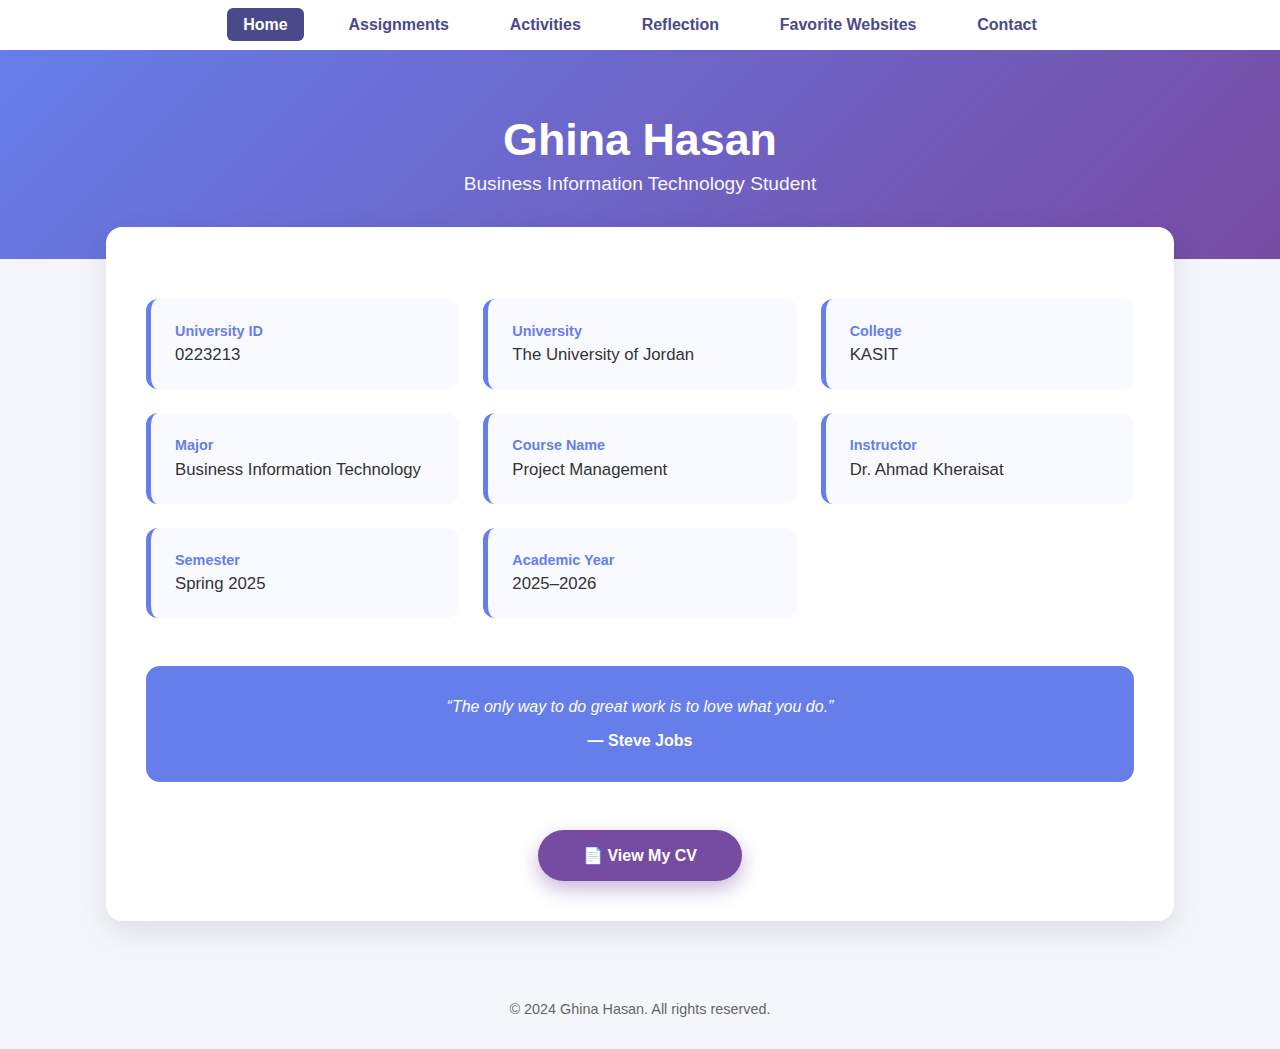
<file: index.html>
<!DOCTYPE html>
<html lang="en">
<head>
<meta charset="UTF-8">
<meta name="viewport" content="width=device-width, initial-scale=1.0">
<title>Ghina Portfolio | Home</title>

<style>
*{
    margin:0;
    padding:0;
    box-sizing:border-box;
}

body{
    font-family: "Segoe UI", Tahoma, Geneva, Verdana, sans-serif;
    background:#f4f6fb;
    color:#333;
}

/* NAVBAR */
nav{
    background:#ffffff;
    padding:1rem 2rem;
    box-shadow:0 4px 15px rgba(0,0,0,0.08);
}

nav ul{
    list-style:none;
    display:flex;
    justify-content:center;
    gap:1.8rem;
    flex-wrap:wrap;
}

nav a{
    text-decoration:none;
    color:#4a4a8a;
    font-weight:600;
    padding:0.5rem 1rem;
    border-radius:6px;
}

nav a:hover,
nav a.active{
    background:#4a4a8a;
    color:white;
}

/* HERO */
.hero{
    background:linear-gradient(135deg,#667eea,#764ba2);
    color:white;
    padding:4rem 1rem;
    text-align:center;
}

.hero h1{
    font-size:2.8rem;
    margin-bottom:0.5rem;
}

.hero p{
    font-size:1.2rem;
    opacity:0.95;
}

/* MAIN CONTAINER */
.container{
    max-width:1100px;
    margin:0 auto;
    padding:3rem 1rem;
}

/* PROFILE CARD */
.profile-card{
    background:white;
    border-radius:16px;
    padding:2.5rem;
    box-shadow:0 10px 30px rgba(0,0,0,0.1);
    margin-top:-80px;
}

/* INFO GRID */
.info-grid{
    display:grid;
    grid-template-columns:repeat(auto-fit,minmax(250px,1fr));
    gap:1.5rem;
    margin-top:2rem;
}

.info-item{
    background:#f9faff;
    padding:1.5rem;
    border-radius:12px;
    border-left:5px solid #667eea;
}

.info-item strong{
    display:block;
    color:#667eea;
    font-size:0.9rem;
    margin-bottom:0.4rem;
}

.info-item span{
    font-size:1.05rem;
    font-weight:500;
}

/* QUOTE */
.quote{
    margin-top:3rem;
    background:#667eea;
    color:white;
    padding:2rem;
    border-radius:14px;
    text-align:center;
    font-style:italic;
}

.quote-author{
    margin-top:1rem;
    font-weight:600;
    font-style:normal;
}

/* CV BUTTON */
.cv-section{
    text-align:center;
    margin-top:3rem;
}

.cv-btn{
    display:inline-block;
    background:#764ba2;
    color:white;
    padding:1rem 2.8rem;
    border-radius:40px;
    text-decoration:none;
    font-weight:600;
    box-shadow:0 8px 20px rgba(118,75,162,0.4);
}

.cv-btn:hover{
    background:#5e3a87;
}

/* FOOTER */
footer{
    text-align:center;
    padding:2rem;
    color:#666;
    font-size:0.9rem;
}

/* RESPONSIVE */
@media(max-width:768px){
    .hero h1{
        font-size:2.2rem;
    }
}
</style>
</head>

<body>

<nav>
<ul>
<li><a href="index.html" class="active">Home</a></li>
<li><a href="assignments.html">Assignments</a></li>
<li><a href="activities.html">Activities</a></li>
<li><a href="reflection.html">Reflection</a></li>
<li><a href="websites.html">Favorite Websites</a></li>
<li><a href="contact.html">Contact</a></li>
</ul>
</nav>

<!-- HERO -->
<section class="hero">
<h1>Ghina Hasan</h1>
<p>Business Information Technology Student</p>
</section>

<div class="container">
<div class="profile-card">

<div class="info-grid">
<div class="info-item">
<strong>University ID</strong>
<span>0223213</span>
</div>

<div class="info-item">
<strong>University</strong>
<span>The University of Jordan</span>
</div>

<div class="info-item">
<strong>College</strong>
<span>KASIT</span>
</div>

<div class="info-item">
<strong>Major</strong>
<span>Business Information Technology</span>
</div>

<div class="info-item">
<strong>Course Name</strong>
<span>Project Management</span>
</div>

<div class="info-item">
<strong>Instructor</strong>
<span>Dr. Ahmad Kheraisat</span>
</div>

<div class="info-item">
<strong>Semester</strong>
<span>Spring 2025</span>
</div>

<div class="info-item">
<strong>Academic Year</strong>
<span>2025–2026</span>
</div>
</div>

<div class="quote">
“The only way to do great work is to love what you do.”
<div class="quote-author">— Steve Jobs</div>
</div>

<div class="cv-section">
<a href="Ghina Hasan CV.pdf" target="_blank" class="cv-btn">📄 View My CV</a>
</div>

</div>
</div>

<footer>
<p>&copy; 2024 Ghina Hasan. All rights reserved.</p>
</footer>

</body>
</html>
</file>
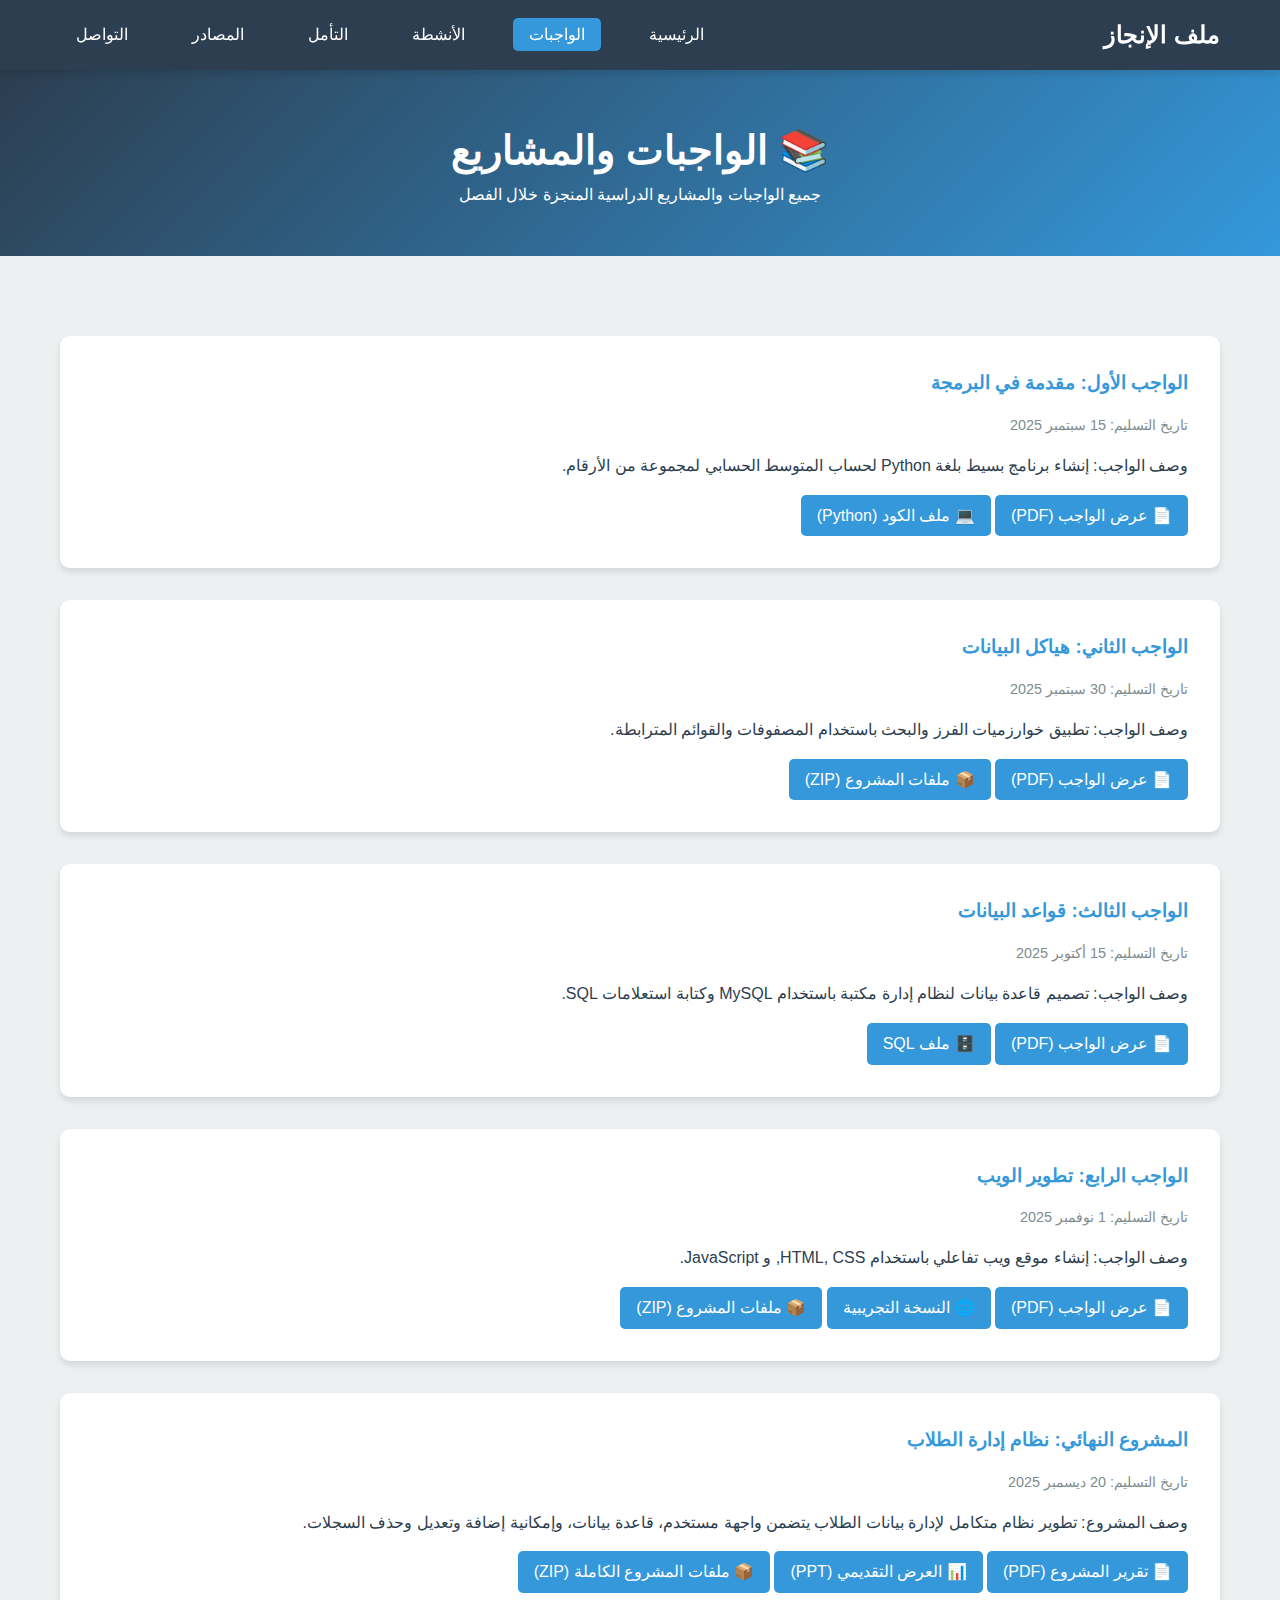
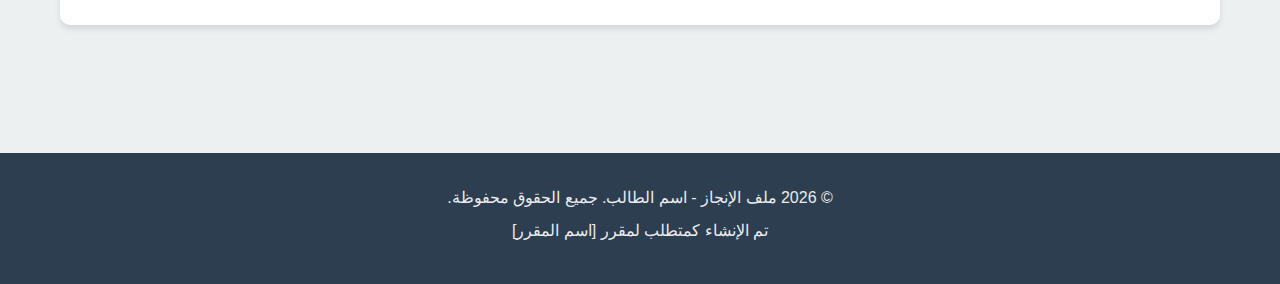
<file: assignments.html>
<!DOCTYPE html>
<html lang="ar" dir="rtl">
<head>
    <meta charset="UTF-8">
    <meta name="viewport" content="width=device-width, initial-scale=1.0">
    <title>الواجبات - ملف الإنجاز</title>
    <link rel="stylesheet" href="style.css">
</head>
<body>
    <!-- Navigation Menu -->
    <nav class="navbar">
        <div class="container">
            <div class="nav-brand">ملف الإنجاز</div>
            <ul class="nav-menu">
                <li><a href="index.html">الرئيسية</a></li>
                <li><a href="assignments.html" class="active">الواجبات</a></li>
                <li><a href="activities.html">الأنشطة</a></li>
                <li><a href="reflection.html">التأمل</a></li>
                <li><a href="resources.html">المصادر</a></li>
                <li><a href="contact.html">التواصل</a></li>
            </ul>
            <div class="menu-toggle">
                <span></span>
                <span></span>
                <span></span>
            </div>
        </div>
    </nav>

    <!-- Page Header -->
    <div class="page-header">
        <div class="container">
            <h1>📚 الواجبات والمشاريع</h1>
            <p>جميع الواجبات والمشاريع الدراسية المنجزة خلال الفصل</p>
        </div>
    </div>

    <!-- Assignments Content -->
    <section class="content-section">
        <div class="container">
            
            <!-- Assignment 1 -->
            <div class="assignment-card">
                <h3>الواجب الأول: مقدمة في البرمجة</h3>
                <p class="date">تاريخ التسليم: 15 سبتمبر 2025</p>
                <p>وصف الواجب: إنشاء برنامج بسيط بلغة Python لحساب المتوسط الحسابي لمجموعة من الأرقام.</p>
                <div class="assignment-files">
                    <a href="files/assignment1.pdf" class="file-link" target="_blank">
                        📄 عرض الواجب (PDF)
                    </a>
                    <a href="files/assignment1.py" class="file-link" target="_blank">
                        💻 ملف الكود (Python)
                    </a>
                </div>
            </div>

            <!-- Assignment 2 -->
            <div class="assignment-card">
                <h3>الواجب الثاني: هياكل البيانات</h3>
                <p class="date">تاريخ التسليم: 30 سبتمبر 2025</p>
                <p>وصف الواجب: تطبيق خوارزميات الفرز والبحث باستخدام المصفوفات والقوائم المترابطة.</p>
                <div class="assignment-files">
                    <a href="files/assignment2.pdf" class="file-link" target="_blank">
                        📄 عرض الواجب (PDF)
                    </a>
                    <a href="files/assignment2.zip" class="file-link" target="_blank">
                        📦 ملفات المشروع (ZIP)
                    </a>
                </div>
            </div>

            <!-- Assignment 3 -->
            <div class="assignment-card">
                <h3>الواجب الثالث: قواعد البيانات</h3>
                <p class="date">تاريخ التسليم: 15 أكتوبر 2025</p>
                <p>وصف الواجب: تصميم قاعدة بيانات لنظام إدارة مكتبة باستخدام MySQL وكتابة استعلامات SQL.</p>
                <div class="assignment-files">
                    <a href="files/assignment3.pdf" class="file-link" target="_blank">
                        📄 عرض الواجب (PDF)
                    </a>
                    <a href="files/assignment3.sql" class="file-link" target="_blank">
                        🗄️ ملف SQL
                    </a>
                </div>
            </div>

            <!-- Assignment 4 -->
            <div class="assignment-card">
                <h3>الواجب الرابع: تطوير الويب</h3>
                <p class="date">تاريخ التسليم: 1 نوفمبر 2025</p>
                <p>وصف الواجب: إنشاء موقع ويب تفاعلي باستخدام HTML, CSS, و JavaScript.</p>
                <div class="assignment-files">
                    <a href="files/assignment4.pdf" class="file-link" target="_blank">
                        📄 عرض الواجب (PDF)
                    </a>
                    <a href="files/assignment4-demo.html" class="file-link" target="_blank">
                        🌐 النسخة التجريبية
                    </a>
                    <a href="files/assignment4.zip" class="file-link" target="_blank">
                        📦 ملفات المشروع (ZIP)
                    </a>
                </div>
            </div>

            <!-- Project -->
            <div class="assignment-card">
                <h3>المشروع النهائي: نظام إدارة الطلاب</h3>
                <p class="date">تاريخ التسليم: 20 ديسمبر 2025</p>
                <p>وصف المشروع: تطوير نظام متكامل لإدارة بيانات الطلاب يتضمن واجهة مستخدم، قاعدة بيانات، وإمكانية إضافة وتعديل وحذف السجلات.</p>
                <div class="assignment-files">
                    <a href="files/final-project.pdf" class="file-link" target="_blank">
                        📄 تقرير المشروع (PDF)
                    </a>
                    <a href="files/final-project-presentation.pptx" class="file-link" target="_blank">
                        📊 العرض التقديمي (PPT)
                    </a>
                    <a href="files/final-project.zip" class="file-link" target="_blank">
                        📦 ملفات المشروع الكاملة (ZIP)
                    </a>
                </div>
            </div>

        </div>
    </section>

    <!-- Footer -->
    <footer>
        <div class="container">
            <p>&copy; 2026 ملف الإنجاز - اسم الطالب. جميع الحقوق محفوظة.</p>
            <p>تم الإنشاء كمتطلب لمقرر [اسم المقرر]</p>
        </div>
    </footer>

    <script src="script.js"></script>
</body>
</html>
</file>
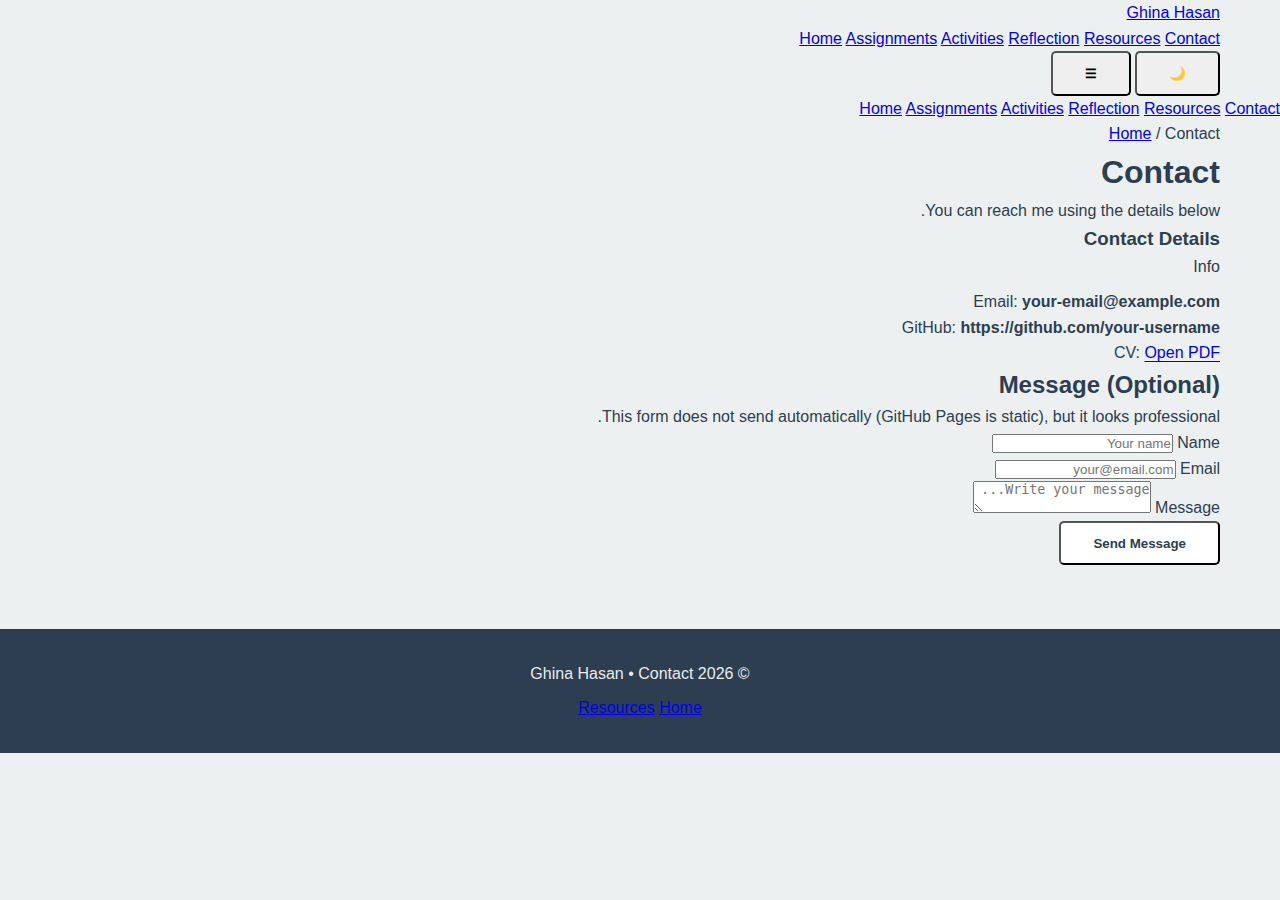
<file: contact.html>
<!DOCTYPE html>
<html lang="en">
<head>
  <meta charset="UTF-8"/>
  <meta name="viewport" content="width=device-width, initial-scale=1.0"/>
  <title>Contact | Ghina Hasan</title>
  <link rel="stylesheet" href="style.css"/>
  <script defer src="script.js"></script>
</head>

<body>
  <header class="site-header">
    <div class="container header-inner">
      <a class="brand" href="../index.html"><span class="brand-dot"></span><span class="brand-text">Ghina Hasan</span></a>
      <nav class="nav" aria-label="Primary">
        <a class="nav-link" href="index.html">Home</a>
        <a class="nav-link" href="assignments.html">Assignments</a>
        <a class="nav-link" href="activities.html">Activities</a>
        <a class="nav-link" href="reflection.html">Reflection</a>
        <a class="nav-link" href="resources.html">Resources</a>
        <a class="nav-link active" href="contact.html">Contact</a>
      </nav>
      <div class="header-actions">
        <button class="btn btn-ghost" id="themeBtn" type="button" aria-label="Toggle theme">🌙</button>
        <button class="btn btn-ghost mobile-menu-btn" id="menuBtn" type="button" aria-label="Open menu">☰</button>
      </div>
    </div>
    <div class="mobile-nav" id="mobileNav" aria-label="Mobile menu">
      <a href="../index.html" class="mobile-link">Home</a>
      <a href="../assignments/" class="mobile-link">Assignments</a>
      <a href="../activities/" class="mobile-link">Activities</a>
      <a href="../reflection/" class="mobile-link">Reflection</a>
      <a href="../resources/" class="mobile-link">Resources</a>
      <a href="./" class="mobile-link">Contact</a>
    </div>
  </header>

  <main class="container">
    <div class="page-head">
      <div class="breadcrumb"><a href="../index.html">Home</a> / <span>Contact</span></div>
      <h1 class="page-title">Contact</h1>
      <p class="muted">You can reach me using the details below.</p>
    </div>

    <div class="item">
      <div class="item-top">
        <h3>Contact Details</h3>
        <span class="pill">Info</span>
      </div>
      <p class="muted" style="margin-top:10px;">
        Email: <strong>your-email@example.com</strong><br/>
        GitHub: <strong>https://github.com/your-username</strong><br/>
        CV: <a href="../Ghina%20Hasan%20CV.pdf" target="_blank" rel="noopener" style="text-decoration:underline; text-underline-offset:3px;">Open PDF</a>
      </p>
    </div>

    <section class="section">
      <div class="section-head">
        <h2>Message (Optional)</h2>
        <p class="muted">This form does not send automatically (GitHub Pages is static), but it looks professional.</p>
      </div>

      <form class="form" onsubmit="event.preventDefault(); alert('This is a demo form. Add Formspree to make it send messages.');">
        <div class="field">
          <label for="name">Name</label>
          <input id="name" type="text" placeholder="Your name" required>
        </div>

        <div class="field">
          <label for="email">Email</label>
          <input id="email" type="email" placeholder="your@email.com" required>
        </div>

        <div class="field">
          <label for="msg">Message</label>
          <textarea id="msg" placeholder="Write your message..."></textarea>
        </div>

        <button class="btn btn-primary" type="submit">Send Message</button>
      </form>
    </section>
  </main>

  <footer class="site-footer">
    <div class="container footer-inner">
      <p class="muted">© <span id="year"></span> Ghina Hasan • Contact</p>
      <div class="footer-links">
        <a href="../resources/">Resources</a>
        <a href="../index.html">Home</a>
      </div>
    </div>
  </footer>
</body>
</html>
</file>
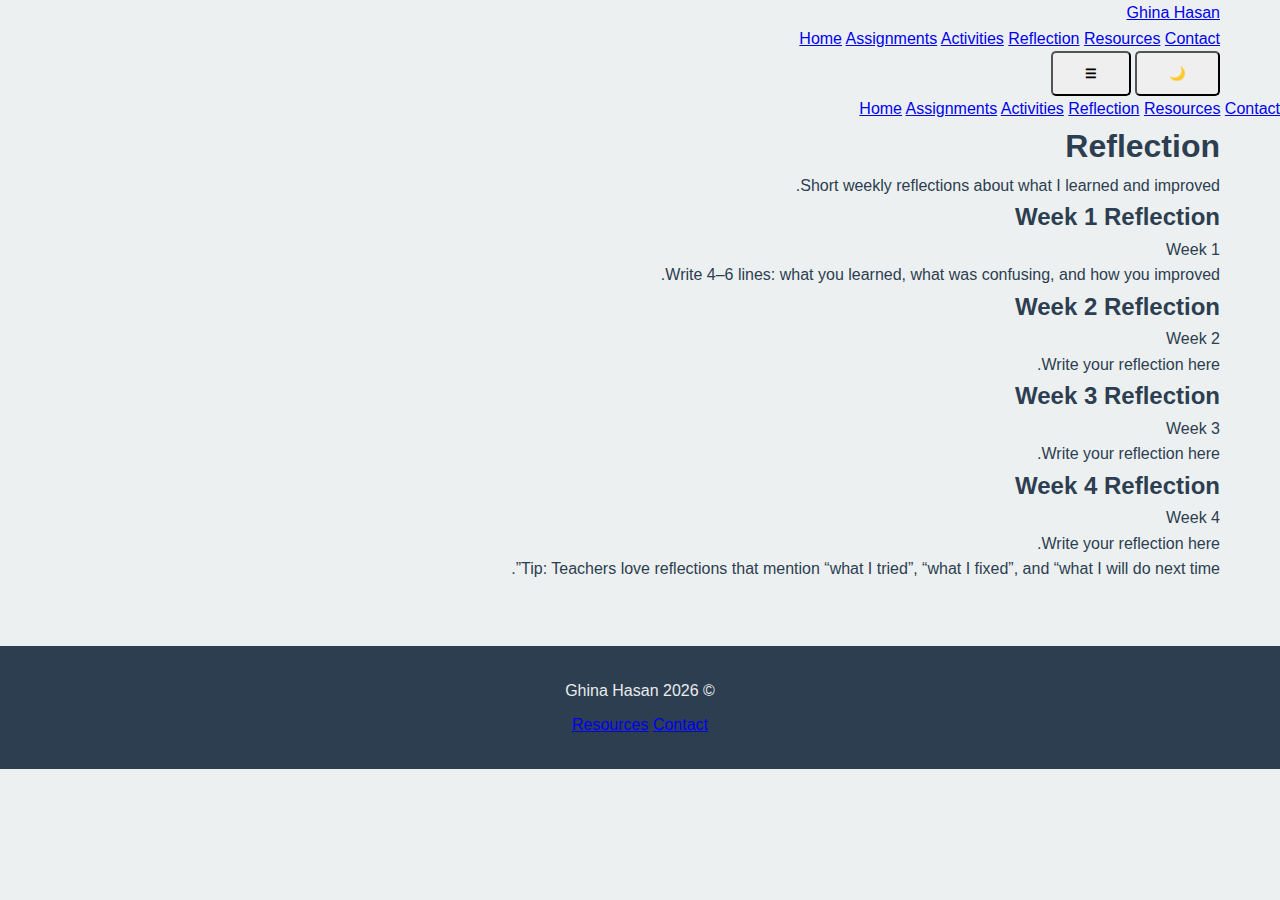
<file: reflection.html>
<!DOCTYPE html>
<html lang="en">
<head>
  <meta charset="UTF-8" />
  <meta name="viewport" content="width=device-width, initial-scale=1.0" />
  <title>Reflection | Ghina Hasan</title>
  <link rel="stylesheet" href="style.css" />
  <script defer src="script.js"></script>
</head>

<body>
  <header class="site-header">
    <div class="container header-inner">
      <a class="brand" href="index.html">
        <span class="brand-dot"></span>
        <span>Ghina Hasan</span>
      </a>

      <nav class="nav" aria-label="Primary">
        <a class="nav-link" href="index.html">Home</a>
        <a class="nav-link" href="assignments.html">Assignments</a>
        <a class="nav-link" href="activities.html">Activities</a>
        <a class="nav-link active" href="reflection.html">Reflection</a>
        <a class="nav-link" href="resources.html">Resources</a>
        <a class="nav-link" href="contact.html">Contact</a>
      </nav>

      <div class="header-actions">
        <button class="btn btn-ghost" id="themeBtn" type="button" aria-label="Toggle theme">🌙</button>
        <button class="btn btn-ghost mobile-menu-btn" id="menuBtn" type="button" aria-label="Open menu">☰</button>
      </div>
    </div>

    <div class="mobile-nav" id="mobileNav" aria-label="Mobile menu">
      <a href="index.html" class="mobile-link">Home</a>
      <a href="assignments.html" class="mobile-link">Assignments</a>
      <a href="activities.html" class="mobile-link">Activities</a>
      <a href="reflection.html" class="mobile-link">Reflection</a>
      <a href="resources.html" class="mobile-link">Resources</a>
      <a href="contact.html" class="mobile-link">Contact</a>
    </div>
  </header>

  <main class="container">
    <div class="page-head">
      <h1 class="page-title">Reflection</h1>
      <p class="muted">Short weekly reflections about what I learned and improved.</p>
    </div>

    <div class="item">
      <div class="item-top">
        <h2 style="margin:0;">Week 1 Reflection</h2>
        <span class="pill">Week 1</span>
      </div>
      <p class="muted">
        Write 4–6 lines: what you learned, what was confusing, and how you improved.
      </p>
    </div>

    <div class="item">
      <div class="item-top">
        <h2 style="margin:0;">Week 2 Reflection</h2>
        <span class="pill">Week 2</span>
      </div>
      <p class="muted">Write your reflection here.</p>
    </div>

    <div class="item">
      <div class="item-top">
        <h2 style="margin:0;">Week 3 Reflection</h2>
        <span class="pill">Week 3</span>
      </div>
      <p class="muted">Write your reflection here.</p>
    </div>

    <div class="item">
      <div class="item-top">
        <h2 style="margin:0;">Week 4 Reflection</h2>
        <span class="pill">Week 4</span>
      </div>
      <p class="muted">Write your reflection here.</p>
    </div>

    <div class="card">
      <p class="muted" style="margin:0;">
        Tip: Teachers love reflections that mention “what I tried”, “what I fixed”, and “what I will do next time”.
      </p>
    </div>
  </main>

  <footer class="site-footer">
    <div class="container footer-inner">
      <p class="muted">© <span id="year"></span> Ghina Hasan</p>
      <div class="footer-links">
        <a href="resources.html">Resources</a>
        <a href="contact.html">Contact</a>
      </div>
    </div>
  </footer>
</body>
</html>
</file>
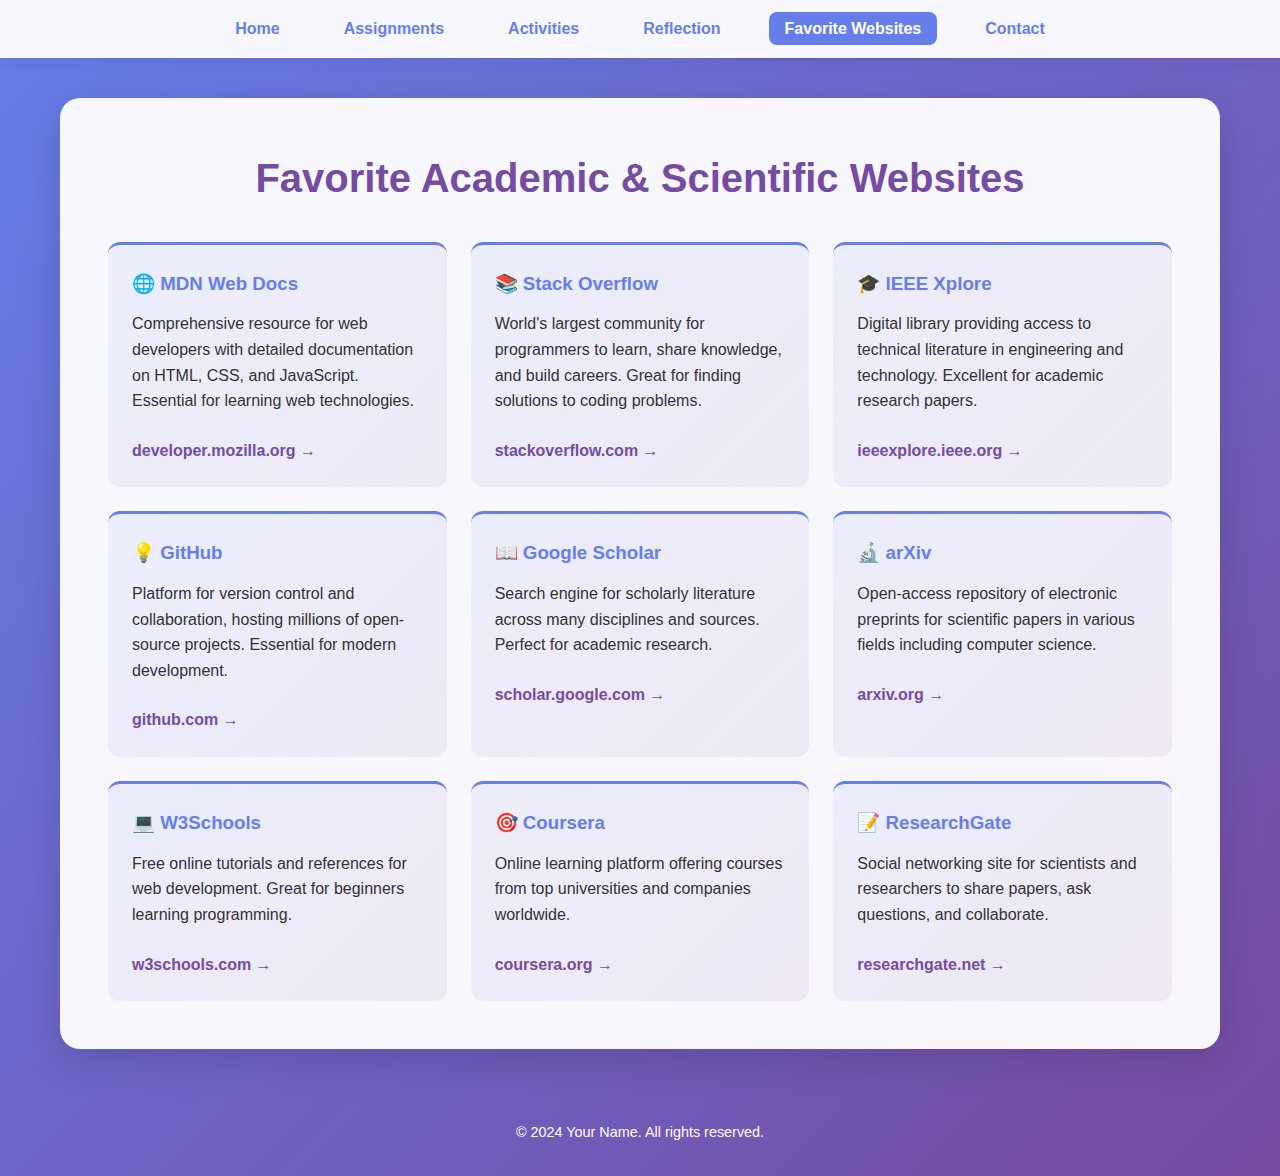
<file: websites.html>
<!DOCTYPE html>
<html lang="en">
<head>
    <meta charset="UTF-8">
    <meta name="viewport" content="width=device-width, initial-scale=1.0">
    <title>Favorite Websites - Portfolio</title>
    <style>
        * {
            margin: 0;
            padding: 0;
            box-sizing: border-box;
        }

        body {
            font-family: 'Segoe UI', Tahoma, Geneva, Verdana, sans-serif;
            background: linear-gradient(135deg, #667eea 0%, #764ba2 100%);
            min-height: 100vh;
            color: #333;
            line-height: 1.6;
        }

        nav {
            background: rgba(255, 255, 255, 0.95);
            padding: 1rem 2rem;
            box-shadow: 0 2px 20px rgba(0, 0, 0, 0.1);
        }

        nav ul {
            list-style: none;
            display: flex;
            justify-content: center;
            flex-wrap: wrap;
            gap: 2rem;
            max-width: 1200px;
            margin: 0 auto;
        }

        nav a {
            text-decoration: none;
            color: #667eea;
            font-weight: 600;
            transition: all 0.3s;
            font-size: 1rem;
            padding: 0.5rem 1rem;
            border-radius: 8px;
        }

        nav a:hover, nav a.active {
            background: #667eea;
            color: white;
        }

        .container {
            max-width: 1200px;
            margin: 0 auto;
            padding: 40px 20px;
        }

        .content-section {
            background: rgba(255, 255, 255, 0.95);
            border-radius: 20px;
            padding: 3rem;
            box-shadow: 0 10px 40px rgba(0, 0, 0, 0.15);
            animation: fadeIn 0.6s ease-in;
        }

        @keyframes fadeIn {
            from {
                opacity: 0;
                transform: translateY(20px);
            }
            to {
                opacity: 1;
                transform: translateY(0);
            }
        }

        h1 {
            color: #764ba2;
            font-size: 2.5rem;
            margin-bottom: 2rem;
            text-align: center;
        }

        .website-grid {
            display: grid;
            grid-template-columns: repeat(auto-fit, minmax(300px, 1fr));
            gap: 1.5rem;
            margin-top: 2rem;
        }

        .website-card {
            background: linear-gradient(135deg, #667eea15 0%, #764ba215 100%);
            padding: 1.5rem;
            border-radius: 12px;
            transition: transform 0.3s, box-shadow 0.3s;
            border-top: 3px solid #667eea;
        }

        .website-card:hover {
            transform: translateY(-5px);
            box-shadow: 0 8px 20px rgba(0, 0, 0, 0.15);
        }

        .website-card h3 {
            color: #667eea;
            margin-bottom: 0.8rem;
        }

        .website-card p {
            margin-bottom: 1rem;
            line-height: 1.6;
        }

        .website-link {
            color: #764ba2;
            text-decoration: none;
            font-weight: 600;
            word-break: break-all;
            display: inline-block;
            margin-top: 0.5rem;
        }

        .website-link:hover {
            text-decoration: underline;
        }

        footer {
            text-align: center;
            padding: 2rem;
            color: white;
            font-size: 0.9rem;
        }

        @media (max-width: 768px) {
            nav ul {
                gap: 1rem;
            }
            nav a {
                font-size: 0.9rem;
                padding: 0.4rem 0.8rem;
            }
            .content-section {
                padding: 2rem 1.5rem;
            }
            h1 {
                font-size: 2rem;
            }
            .website-grid {
                grid-template-columns: 1fr;
            }
        }
    </style>
</head>
<body>
    <nav>
        <ul>
            <li><a href="index.html">Home</a></li>
            <li><a href="assignments.html">Assignments</a></li>
            <li><a href="activities.html">Activities</a></li>
            <li><a href="reflection.html">Reflection</a></li>
            <li><a href="websites.html" class="active">Favorite Websites</a></li>
            <li><a href="contact.html">Contact</a></li>
        </ul>
    </nav>

    <div class="container">
        <div class="content-section">
            <h1>Favorite Academic & Scientific Websites</h1>
            
            <div class="website-grid">
                <div class="website-card">
                    <h3>🌐 MDN Web Docs</h3>
                    <p>Comprehensive resource for web developers with detailed documentation on HTML, CSS, and JavaScript. Essential for learning web technologies.</p>
                    <a href="https://developer.mozilla.org" target="_blank" class="website-link">developer.mozilla.org →</a>
                </div>

                <div class="website-card">
                    <h3>📚 Stack Overflow</h3>
                    <p>World's largest community for programmers to learn, share knowledge, and build careers. Great for finding solutions to coding problems.</p>
                    <a href="https://stackoverflow.com" target="_blank" class="website-link">stackoverflow.com →</a>
                </div>

                <div class="website-card">
                    <h3>🎓 IEEE Xplore</h3>
                    <p>Digital library providing access to technical literature in engineering and technology. Excellent for academic research papers.</p>
                    <a href="https://ieeexplore.ieee.org" target="_blank" class="website-link">ieeexplore.ieee.org →</a>
                </div>

                <div class="website-card">
                    <h3>💡 GitHub</h3>
                    <p>Platform for version control and collaboration, hosting millions of open-source projects. Essential for modern development.</p>
                    <a href="https://github.com" target="_blank" class="website-link">github.com →</a>
                </div>

                <div class="website-card">
                    <h3>📖 Google Scholar</h3>
                    <p>Search engine for scholarly literature across many disciplines and sources. Perfect for academic research.</p>
                    <a href="https://scholar.google.com" target="_blank" class="website-link">scholar.google.com →</a>
                </div>

                <div class="website-card">
                    <h3>🔬 arXiv</h3>
                    <p>Open-access repository of electronic preprints for scientific papers in various fields including computer science.</p>
                    <a href="https://arxiv.org" target="_blank" class="website-link">arxiv.org →</a>
                </div>

                <div class="website-card">
                    <h3>💻 W3Schools</h3>
                    <p>Free online tutorials and references for web development. Great for beginners learning programming.</p>
                    <a href="https://www.w3schools.com" target="_blank" class="website-link">w3schools.com →</a>
                </div>

                <div class="website-card">
                    <h3>🎯 Coursera</h3>
                    <p>Online learning platform offering courses from top universities and companies worldwide.</p>
                    <a href="https://www.coursera.org" target="_blank" class="website-link">coursera.org →</a>
                </div>

                <div class="website-card">
                    <h3>📝 ResearchGate</h3>
                    <p>Social networking site for scientists and researchers to share papers, ask questions, and collaborate.</p>
                    <a href="https://www.researchgate.net" target="_blank" class="website-link">researchgate.net →</a>
                </div>
            </div>
        </div>
    </div>

    <footer>
        <p>&copy; 2024 Your Name. All rights reserved.</p>
    </footer>
</body>
</html>
</file>
<file: style.css>
/* Global Styles */
* {
    margin: 0;
    padding: 0;
    box-sizing: border-box;
}

:root {
    --primary-color: #2c3e50;
    --secondary-color: #3498db;
    --accent-color: #e74c3c;
    --light-bg: #ecf0f1;
    --dark-text: #2c3e50;
    --light-text: #7f8c8d;
    --white: #ffffff;
    --border-radius: 10px;
    --box-shadow: 0 4px 6px rgba(0, 0, 0, 0.1);
    --transition: all 0.3s ease;
}

body {
    font-family: 'Segoe UI', Tahoma, Geneva, Verdana, sans-serif;
    line-height: 1.6;
    color: var(--dark-text);
    background-color: var(--light-bg);
    direction: rtl;
}

.container {
    max-width: 1200px;
    margin: 0 auto;
    padding: 0 20px;
}

/* Navigation Bar */
.navbar {
    background-color: var(--primary-color);
    color: var(--white);
    padding: 1rem 0;
    position: sticky;
    top: 0;
    z-index: 1000;
    box-shadow: var(--box-shadow);
}

.navbar .container {
    display: flex;
    justify-content: space-between;
    align-items: center;
}

.nav-brand {
    font-size: 1.5rem;
    font-weight: bold;
}

.nav-menu {
    display: flex;
    list-style: none;
    gap: 2rem;
}

.nav-menu a {
    color: var(--white);
    text-decoration: none;
    transition: var(--transition);
    padding: 0.5rem 1rem;
    border-radius: 5px;
}

.nav-menu a:hover,
.nav-menu a.active {
    background-color: var(--secondary-color);
}

.menu-toggle {
    display: none;
    flex-direction: column;
    cursor: pointer;
    gap: 4px;
}

.menu-toggle span {
    width: 25px;
    height: 3px;
    background-color: var(--white);
    transition: var(--transition);
}

/* Hero Section */
.hero {
    background: linear-gradient(135deg, var(--primary-color) 0%, var(--secondary-color) 100%);
    color: var(--white);
    padding: 4rem 0;
    text-align: center;
}

.hero-content {
    max-width: 800px;
    margin: 0 auto;
}

.profile-image {
    width: 200px;
    height: 200px;
    margin: 0 auto 2rem;
    border-radius: 50%;
    overflow: hidden;
    border: 5px solid var(--white);
    box-shadow: var(--box-shadow);
}

.profile-image img {
    width: 100%;
    height: 100%;
    object-fit: cover;
}

.hero h1 {
    font-size: 2.5rem;
    margin-bottom: 0.5rem;
}

.student-id {
    font-size: 1.2rem;
    opacity: 0.9;
    margin-bottom: 2rem;
}

.student-info {
    background-color: rgba(255, 255, 255, 0.1);
    padding: 1.5rem;
    border-radius: var(--border-radius);
    margin-bottom: 2rem;
    text-align: right;
}

.student-info p {
    margin-bottom: 0.5rem;
}

.quote-section {
    margin: 2rem 0;
    padding: 2rem;
    background-color: rgba(255, 255, 255, 0.1);
    border-radius: var(--border-radius);
    border-right: 4px solid var(--accent-color);
}

.quote-section blockquote p {
    font-size: 1.3rem;
    font-style: italic;
    margin-bottom: 1rem;
}

.quote-section cite {
    font-size: 1rem;
    opacity: 0.8;
}

.cta-buttons {
    display: flex;
    gap: 1rem;
    justify-content: center;
    margin-top: 2rem;
}

.btn {
    padding: 0.8rem 2rem;
    border-radius: 5px;
    text-decoration: none;
    font-weight: bold;
    transition: var(--transition);
    display: inline-flex;
    align-items: center;
    gap: 0.5rem;
}

.btn-primary {
    background-color: var(--white);
    color: var(--primary-color);
}

.btn-primary:hover {
    background-color: var(--light-bg);
    transform: translateY(-2px);
}

.btn-secondary {
    background-color: transparent;
    color: var(--white);
    border: 2px solid var(--white);
}

.btn-secondary:hover {
    background-color: var(--white);
    color: var(--primary-color);
}

/* About Section */
.about-section {
    padding: 4rem 0;
    background-color: var(--white);
}

.about-section h2 {
    text-align: center;
    font-size: 2rem;
    margin-bottom: 2rem;
    color: var(--primary-color);
}

.about-section p {
    max-width: 800px;
    margin: 0 auto;
    font-size: 1.1rem;
    line-height: 1.8;
    text-align: center;
}

/* Skills Section */
.skills-section {
    padding: 4rem 0;
    background-color: var(--light-bg);
}

.skills-section h2 {
    text-align: center;
    font-size: 2rem;
    margin-bottom: 3rem;
    color: var(--primary-color);
}

.skills-grid {
    display: grid;
    grid-template-columns: repeat(auto-fit, minmax(300px, 1fr));
    gap: 2rem;
}

.skill-card {
    background-color: var(--white);
    padding: 2rem;
    border-radius: var(--border-radius);
    box-shadow: var(--box-shadow);
    transition: var(--transition);
}

.skill-card:hover {
    transform: translateY(-5px);
    box-shadow: 0 6px 12px rgba(0, 0, 0, 0.15);
}

.skill-card h3 {
    color: var(--secondary-color);
    margin-bottom: 1rem;
    font-size: 1.3rem;
}

.skill-card ul {
    list-style: none;
}

.skill-card li {
    padding: 0.5rem 0;
    border-bottom: 1px solid var(--light-bg);
}

.skill-card li:last-child {
    border-bottom: none;
}

/* Quick Links Section */
.quick-links {
    padding: 4rem 0;
    background-color: var(--white);
}

.quick-links h2 {
    text-align: center;
    font-size: 2rem;
    margin-bottom: 3rem;
    color: var(--primary-color);
}

.links-grid {
    display: grid;
    grid-template-columns: repeat(auto-fit, minmax(250px, 1fr));
    gap: 2rem;
}

.link-card {
    background-color: var(--light-bg);
    padding: 2rem;
    border-radius: var(--border-radius);
    text-decoration: none;
    color: var(--dark-text);
    text-align: center;
    transition: var(--transition);
    border: 2px solid transparent;
}

.link-card:hover {
    transform: translateY(-5px);
    border-color: var(--secondary-color);
    box-shadow: 0 6px 12px rgba(0, 0, 0, 0.15);
}

.link-card .icon {
    font-size: 3rem;
    margin-bottom: 1rem;
}

.link-card h3 {
    color: var(--primary-color);
    margin-bottom: 0.5rem;
}

.link-card p {
    color: var(--light-text);
    font-size: 0.9rem;
}

/* Footer */
footer {
    background-color: var(--primary-color);
    color: var(--white);
    text-align: center;
    padding: 2rem 0;
    margin-top: 4rem;
}

footer p {
    margin-bottom: 0.5rem;
    opacity: 0.9;
}

/* Page Header (for other pages) */
.page-header {
    background: linear-gradient(135deg, var(--primary-color) 0%, var(--secondary-color) 100%);
    color: var(--white);
    padding: 3rem 0;
    text-align: center;
    margin-bottom: 3rem;
}

.page-header h1 {
    font-size: 2.5rem;
}

/* Content Section (for other pages) */
.content-section {
    padding: 2rem 0;
    min-height: 60vh;
}

/* Assignment Card */
.assignment-card, .activity-card, .reflection-card {
    background-color: var(--white);
    padding: 2rem;
    border-radius: var(--border-radius);
    box-shadow: var(--box-shadow);
    margin-bottom: 2rem;
    transition: var(--transition);
}

.assignment-card:hover, .activity-card:hover, .reflection-card:hover {
    box-shadow: 0 6px 12px rgba(0, 0, 0, 0.15);
}

.assignment-card h3, .activity-card h3, .reflection-card h3 {
    color: var(--secondary-color);
    margin-bottom: 1rem;
}

.assignment-card .date, .reflection-card .date {
    color: var(--light-text);
    font-size: 0.9rem;
    margin-bottom: 1rem;
}

.file-link {
    display: inline-block;
    background-color: var(--secondary-color);
    color: var(--white);
    padding: 0.5rem 1rem;
    border-radius: 5px;
    text-decoration: none;
    margin-top: 1rem;
    transition: var(--transition);
}

.file-link:hover {
    background-color: var(--primary-color);
}

/* Contact Form */
.contact-form {
    max-width: 600px;
    margin: 0 auto;
    background-color: var(--white);
    padding: 2rem;
    border-radius: var(--border-radius);
    box-shadow: var(--box-shadow);
}

.form-group {
    margin-bottom: 1.5rem;
}

.form-group label {
    display: block;
    margin-bottom: 0.5rem;
    font-weight: bold;
    color: var(--dark-text);
}

.form-group input,
.form-group textarea {
    width: 100%;
    padding: 0.8rem;
    border: 1px solid #ddd;
    border-radius: 5px;
    font-family: inherit;
    font-size: 1rem;
}

.form-group textarea {
    resize: vertical;
    min-height: 150px;
}

.submit-btn {
    width: 100%;
    background-color: var(--secondary-color);
    color: var(--white);
    padding: 1rem;
    border: none;
    border-radius: 5px;
    font-size: 1.1rem;
    font-weight: bold;
    cursor: pointer;
    transition: var(--transition);
}

.submit-btn:hover {
    background-color: var(--primary-color);
}

/* Contact Info */
.contact-info {
    background-color: var(--white);
    padding: 2rem;
    border-radius: var(--border-radius);
    box-shadow: var(--box-shadow);
    margin-bottom: 2rem;
}

.contact-info h3 {
    color: var(--secondary-color);
    margin-bottom: 1rem;
}

.contact-info p {
    margin-bottom: 0.5rem;
    display: flex;
    align-items: center;
    gap: 0.5rem;
}

/* Video Container */
.video-container {
    max-width: 800px;
    margin: 2rem auto;
    background-color: var(--white);
    padding: 2rem;
    border-radius: var(--border-radius);
    box-shadow: var(--box-shadow);
}

.video-container h3 {
    color: var(--secondary-color);
    margin-bottom: 1rem;
}

.video-container video {
    width: 100%;
    border-radius: var(--border-radius);
}

/* Resources List */
.resources-list {
    display: grid;
    gap: 1rem;
}

.resource-item {
    background-color: var(--white);
    padding: 1.5rem;
    border-radius: var(--border-radius);
    box-shadow: var(--box-shadow);
    transition: var(--transition);
}

.resource-item:hover {
    transform: translateX(-5px);
    box-shadow: 0 6px 12px rgba(0, 0, 0, 0.15);
}

.resource-item h3 {
    color: var(--secondary-color);
    margin-bottom: 0.5rem;
}

.resource-item a {
    color: var(--secondary-color);
    text-decoration: none;
}

.resource-item a:hover {
    text-decoration: underline;
}

.resource-item p {
    color: var(--light-text);
    font-size: 0.9rem;
    margin-top: 0.5rem;
}

/* Responsive Design */
@media (max-width: 768px) {
    .nav-menu {
        display: none;
        flex-direction: column;
        position: absolute;
        top: 100%;
        right: 0;
        left: 0;
        background-color: var(--primary-color);
        padding: 1rem;
        gap: 0;
    }

    .nav-menu.active {
        display: flex;
    }

    .nav-menu li {
        margin: 0.5rem 0;
    }

    .menu-toggle {
        display: flex;
    }

    .hero h1 {
        font-size: 2rem;
    }

    .skills-grid,
    .links-grid {
        grid-template-columns: 1fr;
    }

    .cta-buttons {
        flex-direction: column;
    }

    .profile-image {
        width: 150px;
        height: 150px;
    }
}

@media (max-width: 480px) {
    .hero h1 {
        font-size: 1.5rem;
    }

    .page-header h1 {
        font-size: 1.8rem;
    }

    .container {
        padding: 0 15px;
    }
}
</file>
